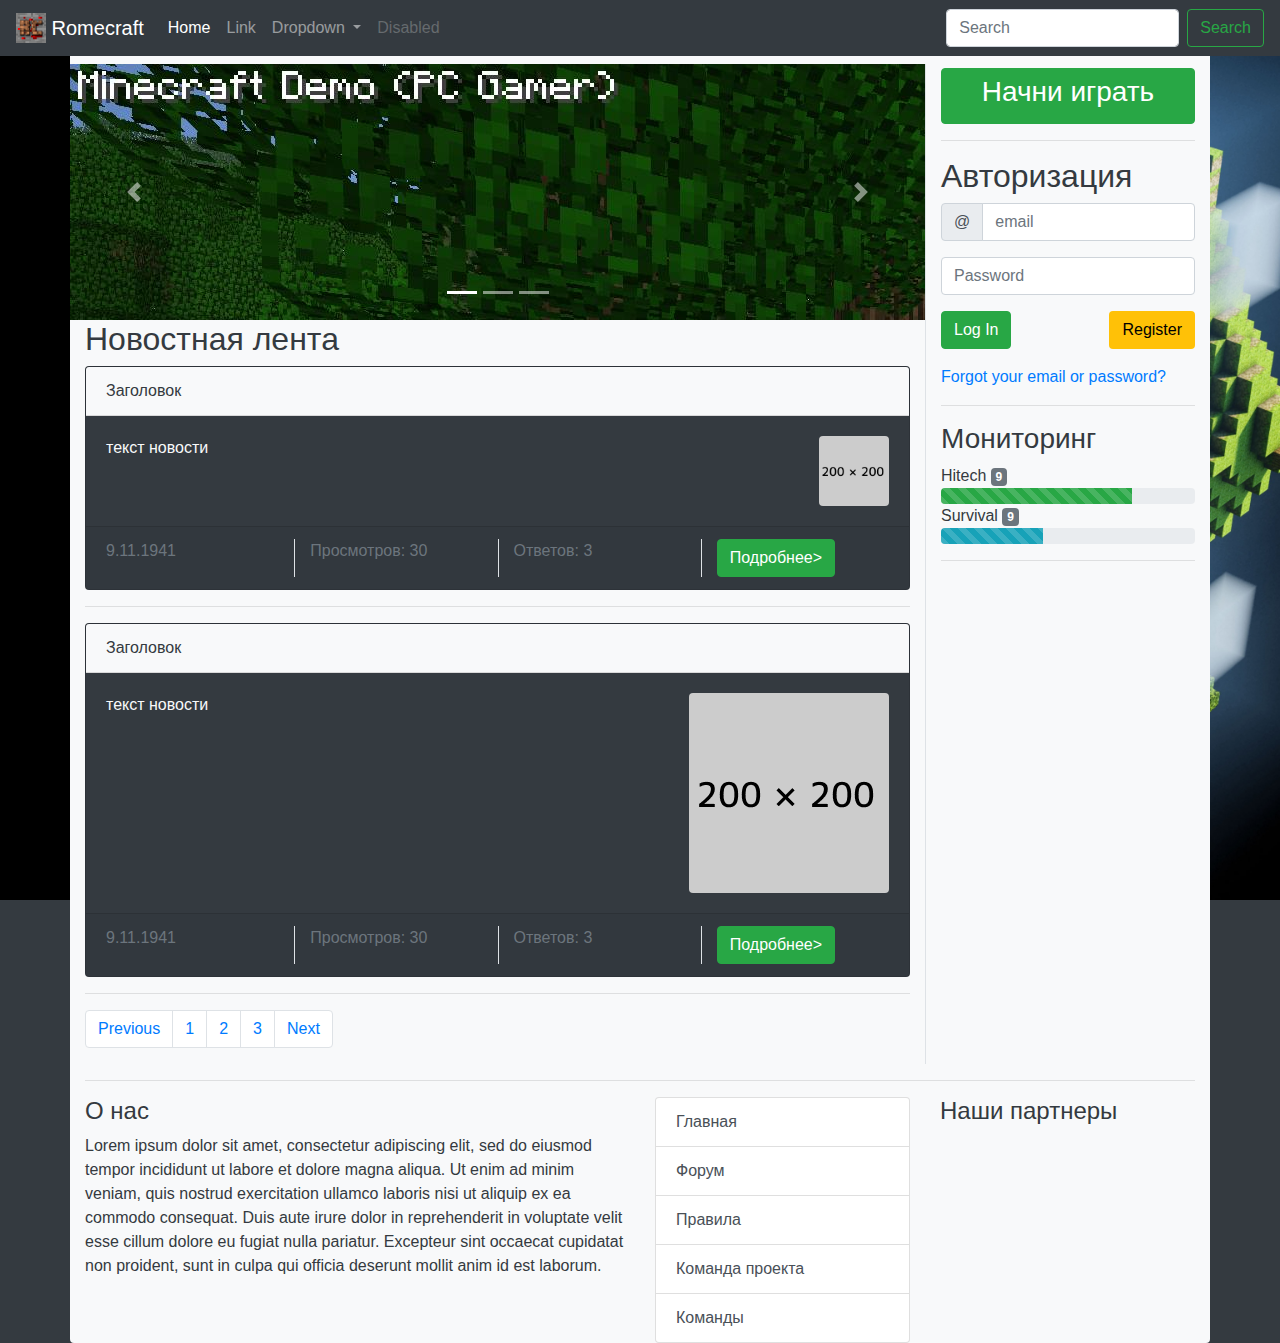
<file: index.html>
<!doctype html>
<html lang="ru">
   <head>
      <!-- Required meta tags -->
      <meta charset="utf-8">

      <!-- Bootstrap 4.0 CSS -->
      <link rel="stylesheet" href="css/bootstrap.min.css">
      <link rel="stylesheet" href="css/style.css">
      <title>Romecraft index</title>
   </head>
   <body class="bg-dark text-dark bg-img">
      <!-- навигация-->    
      <nav class="navbar navbar-expand-lg navbar-dark bg-dark fixed-top">
         <a class="navbar-brand" href="#"><img src="images/favicon.png" width="30" height="30" class="d-inline-block align-top" alt=""> Romecraft</a>
         <button class="navbar-toggler" type="button" data-toggle="collapse" data-target="#navbarSupportedContent" aria-controls="navbarSupportedContent" aria-expanded="false" aria-label="Toggle navigation">
         <span class="navbar-toggler-icon"></span>
         </button>
         <div class="collapse navbar-collapse" id="navbarSupportedContent">
            <ul class="navbar-nav mr-auto">
               <li class="nav-item active">
                  <a class="nav-link" href="#">Home <span class="sr-only">(current)</span></a>
               </li>
               <li class="nav-item">
                  <a class="nav-link" href="#">Link</a>
               </li>
               <li class="nav-item dropdown">
                  <a class="nav-link dropdown-toggle" href="#" id="navbarDropdown" role="button" data-toggle="dropdown" aria-haspopup="true" aria-expanded="false">
                  Dropdown
                  </a>
                  <div class="dropdown-menu" aria-labelledby="navbarDropdown">
                     <a class="dropdown-item" href="#">Action</a>
                     <a class="dropdown-item" href="#">Another action</a>
                     <div class="dropdown-divider"></div>
                     <a class="dropdown-item" href="#">Something else here</a>
                  </div>
               </li>
               <li class="nav-item">
                  <a class="nav-link disabled" href="#">Disabled</a>
               </li>
            </ul>
            <form class="form-inline my-2 my-lg-0">
               <input class="form-control mr-sm-2" type="search" placeholder="Search" aria-label="Search">
               <button class="btn btn-outline-success my-2 my-sm-0" type="submit">Search</button>
            </form>
         </div>
      </nav>
      <!-- навигация конец -->  
      <div class="container bg-light text-dark rounded-bottom mt-5 pt-3">
         <!--путь к новости    
            <nav aria-label="breadcrumb">
              <ol class="breadcrumb">
                <li class="breadcrumb-item"><a href="#">Home</a></li>
                <li class="breadcrumb-item"><a href="#">Library</a></li>
                <li class="breadcrumb-item active" aria-current="page">Data</li>
              </ol>
            </nav>--> 
         <div class="row">
            <!-- левый блок -->
            <div class="col-lg-9 col-md-8 col-sm-7 col-7">
               <!-- Карусель-->
               <div id="carouselExampleIndicators" class="carousel slide no_spaces " data-ride="carousel">
                  <ol class="carousel-indicators">
                     <li data-target="#carouselExampleIndicators" data-slide-to="0" class="active"></li>
                     <li data-target="#carouselExampleIndicators" data-slide-to="1"></li>
                     <li data-target="#carouselExampleIndicators" data-slide-to="2"></li>
                  </ol>
                  <div class="carousel-inner">
                     <div class="carousel-item active">
                        <img class="d-block" src="images/scr1.jpg" alt="First slide">
                     </div>
                     <div class="carousel-item">
                        <img class="d-block" src="images/scr2.png" alt="Second slide">
                     </div>
                     <div class="carousel-item">
                        <img class="d-block" src="images/scr3.png" alt="Third slide">
                     </div>
                  </div>
                  <a class="carousel-control-prev" href="#carouselExampleIndicators" role="button" data-slide="prev">
                  <span class="carousel-control-prev-icon" aria-hidden="true"></span>
                  <span class="sr-only">Previous</span>
                  </a>
                  <a class="carousel-control-next" href="#carouselExampleIndicators" role="button" data-slide="next">
                  <span class="carousel-control-next-icon" aria-hidden="true"></span>
                  <span class="sr-only">Next</span>
                  </a>
               </div>
               <!-- Карусель конец-->
               <!-- уведомления -->  
               <div class="alert alert-danger hidden mt-1 d-none" role="alert">
                  This is a danger alert—check it out!
               </div>
               <div class="alert alert-warning d-none" role="alert">
                  This is a warning alert—check it out!
               </div>
               <!-- уведомления конец --> 
               <h2>Новостная лента</h2>
               <div class="card bg-dark">
                  <div class="card-header bg-light ">
                     <a class="text-dark" href="">Заголовок</a>
                  </div>
                  <div class="card-body text-light">
                     <img src="images/dummy-200x200.png" class="rounded float-right" alt="..." height="70rem">
                     <p>текст новости</p>
                  </div>
                  <div class="card-footer text-muted">
                     <div class="row">
                        <div class="col-lg-3 col-md-3 col-sm-3 col-3">9.11.1941</div>
                        <div class="col-lg-3 col-md-3 col-sm-3 col-3 border-left">Просмотров: 30</div>
                        <div class="col-lg-3 col-md-3 col-sm-3 col-3 border-left">Ответов: 3</div>
                        <div class="col-lg-3 col-md-3 col-sm-3 col-3 border-left"><button type="button" class="btn btn-success" >Подробнее></button></div>
                     </div>
                  </div>
               </div>
               <hr class="divider">
               </hr>
               <div class="card bg-dark">
                  <div class="card-header bg-light ">
                     <a class="text-dark" href="">Заголовок</a>
                  </div>
                  <div class="card-body text-light">
                     <img src="images/dummy-200x200.png" class="rounded float-right" alt="...">
                     <p>текст новости</p>
                  </div>
                  <div class="card-footer text-muted">
                     <div class="row">
                        <div class="col-lg-3 col-md-3">9.11.1941</div>
                        <div class="col-lg-3 col-md-3 border-left">Просмотров: 30</div>
                        <div class="col-lg-3 col-md-3 border-left">Ответов: 3</div>
                        <div class="col-lg-3 col-md-3 border-left"><button type="button" class="btn btn-success" >Подробнее></button></div>
                     </div>
                  </div>
               </div>
               <hr class="divider">
               </hr>
               <!-- постраничная навигация -->
               <nav>
                  <ul class="pagination">
                     <li class="page-item"><a class="page-link" href="#">Previous</a></li>
                     <li class="page-item"><a class="page-link" href="#">1</a></li>
                     <li class="page-item"><a class="page-link" href="#">2</a></li>
                     <li class="page-item"><a class="page-link" href="#">3</a></li>
                     <li class="page-item"><a class="page-link" href="#">Next</a></li>
                  </ul>
               </nav>
            </div>
            <!-- Сайдбар -->
            <div class="col-lg-3 border-left col-md-4 col-sm-5 col-5">
               <button class="btn btn-success w-100 mt-1">
                  <h3>Начни играть</h3>
               </button>
               <hr class="divider">
               </hr>
               <!-- авторизация-->
               <div class="login">
                  <form method="post">
                     <h2>Авторизация</h2>
                     <div class="input-group mb-3">
                        <div class="input-group-prepend">
                           <span class="input-group-text" id="basic-addon1">@</span>
                        </div>
                        <input type="text" class="form-control" placeholder="email" aria-label="email" aria-describedby="basic-addon1">
                     </div>
                     <div class="form-group"><input class="form-control" type="password" name="password" placeholder="Password" /></div>
                     <div class="form-group"><button type="submit" class="btn btn-success">Log In</button> <button class="btn bg-warning float-right">Register</button></div>
                     <a href="#" class="forgot">Forgot your email or password?</a>
                  </form>
               </div>
               <hr class="divider">
               </hr>
               <!-- мониторинг-->
               <div class="monitoring">
                  <h3>Мониторинг</h3>
                  <div>Hitech <span class="badge badge-secondary">9</span></div>
                  <div class="progress">
                     <div class="progress-bar progress-bar-striped progress-bar-animated bg-success" role="progressbar" aria-valuenow="75" aria-valuemin="0" aria-valuemax="100" style="width: 75%"></div>
                  </div>
                  <div>Survival <span class="badge badge-secondary">9</span></div>
                  <div class="progress">
                     <div class="progress-bar progress-bar-striped progress-bar-animated bg-info" role="progressbar" aria-valuenow="75" aria-valuemin="0" aria-valuemax="100" style="width: 40%"></div>
                  </div>
               </div>
               <hr class="divider">
               </hr>
               <!-- мониторинг конец-->
               <div class="vk-group">
                  <script type="text/javascript" src="//vk.com/js/api/openapi.js?112"></script>
                  <div id="vk_groups"></div>
                  <script type="text/javascript">VK.Widgets.Group("vk_groups", {mode: 2, width: "230", height: "350", color1: '282828', color2: 'FFFFFF', color3: 'FFFCFC'}, 136590872);</script>  
               </div>
            </div>
         </div>
         <!-- подвал-->      
         <div class="footer w-100">
            <hr class="divider">
            </hr>
            <div class="row">
               <div class="col-lg-6">
                  <h4>О нас</h4>
                  <p>Lorem ipsum dolor sit amet, consectetur adipiscing elit, sed do eiusmod tempor incididunt ut labore et dolore magna aliqua. Ut enim ad minim veniam, quis nostrud exercitation ullamco laboris nisi ut aliquip ex ea commodo consequat. Duis aute irure dolor in reprehenderit in voluptate velit esse cillum dolore eu fugiat nulla pariatur. Excepteur sint occaecat cupidatat non proident, sunt in culpa qui officia deserunt mollit anim id est laborum.</p>
               </div>
               <div class="col-lg-3">
                  <div class="list-group">
                     <a href="#" class="list-group-item list-group-item-action">Главная</a>
                     <a href="#" class="list-group-item list-group-item-action">Форум</a>
                     <a href="#" class="list-group-item list-group-item-action">Правила</a>
                     <a href="#" class="list-group-item list-group-item-action">Команда проекта</a>
                     <a href="#" class="list-group-item list-group-item-action">Команды</a>
                  </div>
               </div>
               <div class="col-lg-3">
                  <h4>Наши партнеры</h4>
               </div>
            </div>
         </div>
      </div>
      <!-- Optional JavaScript -->
      <!-- jQuery first, then Popper.js, then Bootstrap JS -->
      <script src="js/jquery-3.2.1.slim.min.js"></script>
      <script src="js/popper.min.js"></script>
      <script src="js/bootstrap.min.js"></script>
   </body>
</html>
</file>
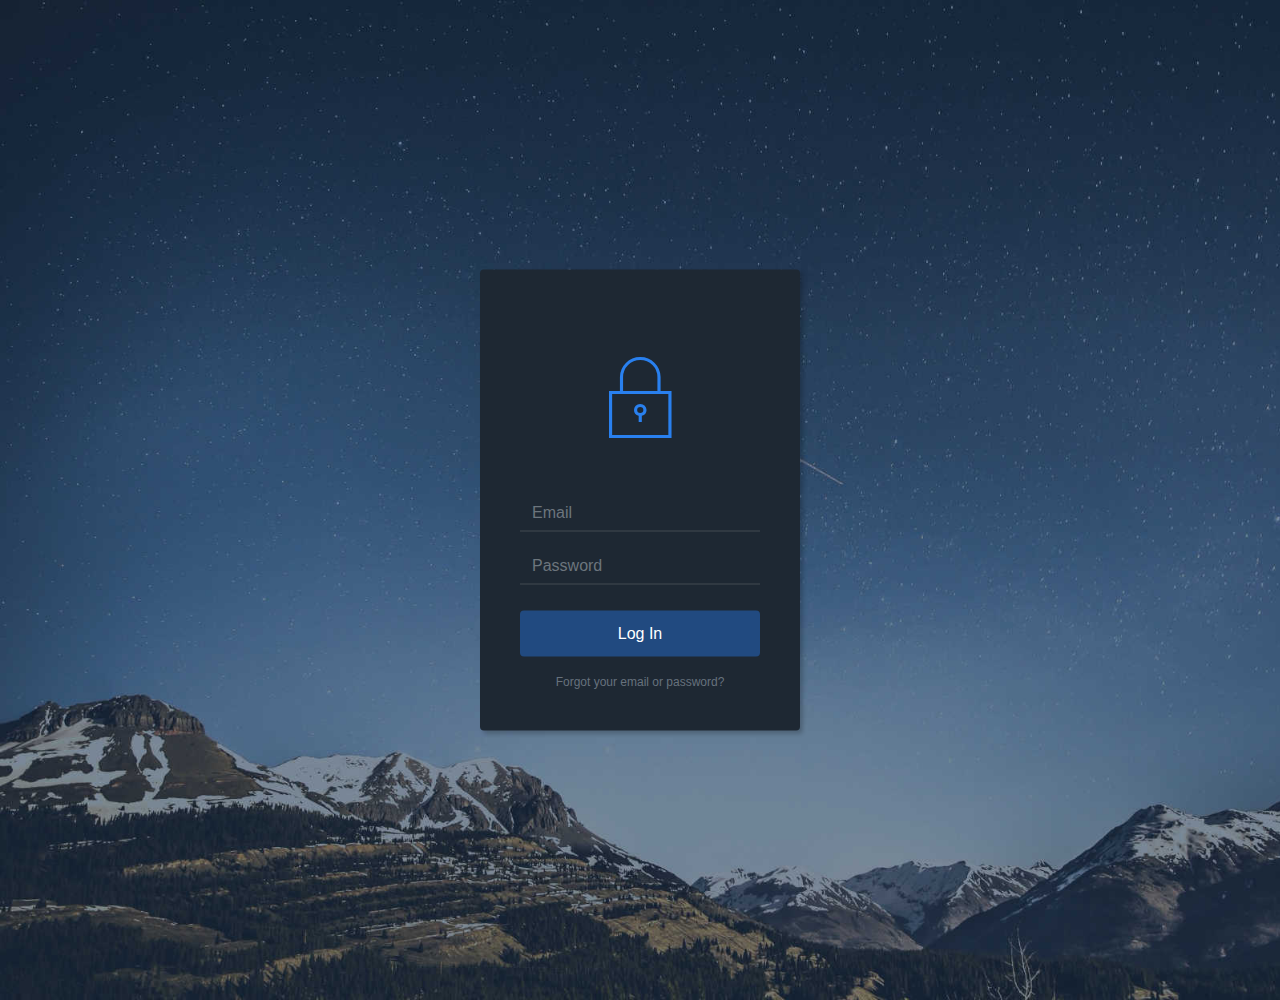
<file: index — копия.html>
<!doctype html>
<html lang="en">
  <head>
    <!-- Required meta tags -->
    <meta charset="utf-8">
    <meta name="viewport" content="width=device-width, initial-scale=1, shrink-to-fit=no">

    <!-- Bootstrap 4.0 CSS -->
    <link rel="stylesheet" href="css/bootstrap.min.css">
    <link rel="stylesheet" href="css/login.css">

    <title>Hello, world!</title>
  </head>
<div class="login-dark">
    <form method="post">
        <h2 class="sr-only">Login Form</h2>
        <div class="illustration"><i class="icon ion-ios-locked-outline"></i></div>
        <div class="form-group"><input class="form-control" type="email" name="email" placeholder="Email" /></div>
        <div class="form-group"><input class="form-control" type="password" name="password" placeholder="Password" /></div>
        <div class="form-group"><button class="btn btn-primary btn-block" type="submit">Log In</button></div><a href="#" class="forgot">Forgot your email or password?</a></form>
</div>


    <!-- Optional JavaScript -->
    <!-- jQuery first, then Popper.js, then Bootstrap JS -->
    <script src="https://code.jquery.com/jquery-3.2.1.slim.min.js" integrity="sha384-KJ3o2DKtIkvYIK3UENzmM7KCkRr/rE9/Qpg6aAZGJwFDMVNA/GpGFF93hXpG5KkN" crossorigin="anonymous"></script>
    <script src="https://cdnjs.cloudflare.com/ajax/libs/popper.js/1.12.9/umd/popper.min.js" integrity="sha384-ApNbgh9B+Y1QKtv3Rn7W3mgPxhU9K/ScQsAP7hUibX39j7fakFPskvXusvfa0b4Q" crossorigin="anonymous"></script>
    <script src="https://maxcdn.bootstrapcdn.com/bootstrap/4.0.0/js/bootstrap.min.js" integrity="sha384-JZR6Spejh4U02d8jOt6vLEHfe/JQGiRRSQQxSfFWpi1MquVdAyjUar5+76PVCmYl" crossorigin="anonymous"></script>
  </body>
</html>
</file>
<file: css/style.css>
body{
	/*padding-top: 2rem;*/
}
.bg-img{
	background-image: url(../images/bgc.jpg) !important;
	background-size: cover;
	background-repeat: no-repeat;
	background-attachment: fixed;
}

.container{
     min-width:960px !important;
}

.carousel-item {
  height: 16rem;
  background-color: #777;
}
.carousel-item > img {
  /*filter: opacity(.6) blur(3px);*/
	position: absolute;


}
.no_spaces{
	margin-right: -15px;
	margin-left: -15px;
	padding-left: 0px;
	padding-right: 0px;

}
pre{
    overflow:auto
}
code,kbd,pre,samp{
    font-family:monospace,monospace;
    font-size:1em
}
</file>
<file: css/login.css>
.login-dark {
    height: 1000px;
    background: #475d62 url(../images/login-bg.jpg);
    background-size: cover;
    position: relative;
}
.login-dark form {
    max-width: 320px;
    width: 90%;
    background-color: #1e2833;
    padding: 40px;
    border-radius: 4px;
    transform: translate(-50%, -50%);
    position: absolute;
    top: 50%;
    left: 50%;
    color: #fff;
    box-shadow: 3px 3px 4px rgba(0,0,0,0.2);
}
.login-dark .illustration {
    text-align: center;
    padding: 15px 0 20px;
    font-size: 100px;
    color: #2980ef;
}
.login-dark form .form-control {
    background: none;
    border: none;
    border-bottom: 1px solid #434a52;
    border-radius: 0;
    box-shadow: none;
    outline: none;
    color: inherit;
}
.login-dark form .btn-primary {
    background: #214a80;
    border: none;
    border-radius: 4px;
    padding: 11px;
    box-shadow: none;
    margin-top: 26px;
    text-shadow: none;
    outline: none;
}
.login-dark form .btn-primary:hover, .login-dark form .btn-primary:active {
    background: #214a80;
    outline: none;
}
.login-dark form .forgot {
    display: block;
    text-align: center;
    font-size: 12px;
    color: #6f7a85;
    opacity: 0.9;
    text-decoration: none;
}
.login-dark form .forgot:hover, .login-dark form .forgot:active {
    opacity: 1;
    text-decoration: none;
}
.login-dark form .btn-primary:active {
    transform: translateY(1px);
}


@charset "UTF-8";
/*! Ionicons, v2.0.1 Created by Ben Sperry for the Ionic Framework, http://ionicons.com/ https://twitter.com/benjsperry https://twitter.com/ionicframework MIT License: https://github.com/driftyco/ionicons Android-style icons originally built by Google’s Material Design Icons: https://github.com/google/material-design-icons used under CC BY http://creativecommons.org/licenses/by/4.0/ Modified icons to fit ionicon’s grid from original. */
@font-face{
    font-family:"Ionicons";
    src:url("../fonts/ionicons.eot");
    src:url("../fonts/ionicons.eot#iefix") format("embedded-opentype"),url("../fonts/ionicons.ttf") format("truetype"),url("../fonts/ionicons.woff") format("woff"),url("../fonts/ionicons.svg#Ionicons") format("svg");
    font-weight:normal;
    font-style:normal
}
.ion,.ionicons,.ion-alert:before,.ion-alert-circled:before,.ion-android-add:before,.ion-android-add-circle:before,.ion-android-alarm-clock:before,.ion-android-alert:before,.ion-android-apps:before,.ion-android-archive:before,.ion-android-arrow-back:before,.ion-android-arrow-down:before,.ion-android-arrow-dropdown:before,.ion-android-arrow-dropdown-circle:before,.ion-android-arrow-dropleft:before,.ion-android-arrow-dropleft-circle:before,.ion-android-arrow-dropright:before,.ion-android-arrow-dropright-circle:before,.ion-android-arrow-dropup:before,.ion-android-arrow-dropup-circle:before,.ion-android-arrow-forward:before,.ion-android-arrow-up:before,.ion-android-attach:before,.ion-android-bar:before,.ion-android-bicycle:before,.ion-android-boat:before,.ion-android-bookmark:before,.ion-android-bulb:before,.ion-android-bus:before,.ion-android-calendar:before,.ion-android-call:before,.ion-android-camera:before,.ion-android-cancel:before,.ion-android-car:before,.ion-android-cart:before,.ion-android-chat:before,.ion-android-checkbox:before,.ion-android-checkbox-blank:before,.ion-android-checkbox-outline:before,.ion-android-checkbox-outline-blank:before,.ion-android-checkmark-circle:before,.ion-android-clipboard:before,.ion-android-close:before,.ion-android-cloud:before,.ion-android-cloud-circle:before,.ion-android-cloud-done:before,.ion-android-cloud-outline:before,.ion-android-color-palette:before,.ion-android-compass:before,.ion-android-contact:before,.ion-android-contacts:before,.ion-android-contract:before,.ion-android-create:before,.ion-android-delete:before,.ion-android-desktop:before,.ion-android-document:before,.ion-android-done:before,.ion-android-done-all:before,.ion-android-download:before,.ion-android-drafts:before,.ion-android-exit:before,.ion-android-expand:before,.ion-android-favorite:before,.ion-android-favorite-outline:before,.ion-android-film:before,.ion-android-folder:before,.ion-android-folder-open:before,.ion-android-funnel:before,.ion-android-globe:before,.ion-android-hand:before,.ion-android-hangout:before,.ion-android-happy:before,.ion-android-home:before,.ion-android-image:before,.ion-android-laptop:before,.ion-android-list:before,.ion-android-locate:before,.ion-android-lock:before,.ion-android-mail:before,.ion-android-map:before,.ion-android-menu:before,.ion-android-microphone:before,.ion-android-microphone-off:before,.ion-android-more-horizontal:before,.ion-android-more-vertical:before,.ion-android-navigate:before,.ion-android-notifications:before,.ion-android-notifications-none:before,.ion-android-notifications-off:before,.ion-android-open:before,.ion-android-options:before,.ion-android-people:before,.ion-android-person:before,.ion-android-person-add:before,.ion-android-phone-landscape:before,.ion-android-phone-portrait:before,.ion-android-pin:before,.ion-android-plane:before,.ion-android-playstore:before,.ion-android-print:before,.ion-android-radio-button-off:before,.ion-android-radio-button-on:before,.ion-android-refresh:before,.ion-android-remove:before,.ion-android-remove-circle:before,.ion-android-restaurant:before,.ion-android-sad:before,.ion-android-search:before,.ion-android-send:before,.ion-android-settings:before,.ion-android-share:before,.ion-android-share-alt:before,.ion-android-star:before,.ion-android-star-half:before,.ion-android-star-outline:before,.ion-android-stopwatch:before,.ion-android-subway:before,.ion-android-sunny:before,.ion-android-sync:before,.ion-android-textsms:before,.ion-android-time:before,.ion-android-train:before,.ion-android-unlock:before,.ion-android-upload:before,.ion-android-volume-down:before,.ion-android-volume-mute:before,.ion-android-volume-off:before,.ion-android-volume-up:before,.ion-android-walk:before,.ion-android-warning:before,.ion-android-watch:before,.ion-android-wifi:before,.ion-aperture:before,.ion-archive:before,.ion-arrow-down-a:before,.ion-arrow-down-b:before,.ion-arrow-down-c:before,.ion-arrow-expand:before,.ion-arrow-graph-down-left:before,.ion-arrow-graph-down-right:before,.ion-arrow-graph-up-left:before,.ion-arrow-graph-up-right:before,.ion-arrow-left-a:before,.ion-arrow-left-b:before,.ion-arrow-left-c:before,.ion-arrow-move:before,.ion-arrow-resize:before,.ion-arrow-return-left:before,.ion-arrow-return-right:before,.ion-arrow-right-a:before,.ion-arrow-right-b:before,.ion-arrow-right-c:before,.ion-arrow-shrink:before,.ion-arrow-swap:before,.ion-arrow-up-a:before,.ion-arrow-up-b:before,.ion-arrow-up-c:before,.ion-asterisk:before,.ion-at:before,.ion-backspace:before,.ion-backspace-outline:before,.ion-bag:before,.ion-battery-charging:before,.ion-battery-empty:before,.ion-battery-full:before,.ion-battery-half:before,.ion-battery-low:before,.ion-beaker:before,.ion-beer:before,.ion-bluetooth:before,.ion-bonfire:before,.ion-bookmark:before,.ion-bowtie:before,.ion-briefcase:before,.ion-bug:before,.ion-calculator:before,.ion-calendar:before,.ion-camera:before,.ion-card:before,.ion-cash:before,.ion-chatbox:before,.ion-chatbox-working:before,.ion-chatboxes:before,.ion-chatbubble:before,.ion-chatbubble-working:before,.ion-chatbubbles:before,.ion-checkmark:before,.ion-checkmark-circled:before,.ion-checkmark-round:before,.ion-chevron-down:before,.ion-chevron-left:before,.ion-chevron-right:before,.ion-chevron-up:before,.ion-clipboard:before,.ion-clock:before,.ion-close:before,.ion-close-circled:before,.ion-close-round:before,.ion-closed-captioning:before,.ion-cloud:before,.ion-code:before,.ion-code-download:before,.ion-code-working:before,.ion-coffee:before,.ion-compass:before,.ion-compose:before,.ion-connection-bars:before,.ion-contrast:before,.ion-crop:before,.ion-cube:before,.ion-disc:before,.ion-document:before,.ion-document-text:before,.ion-drag:before,.ion-earth:before,.ion-easel:before,.ion-edit:before,.ion-egg:before,.ion-eject:before,.ion-email:before,.ion-email-unread:before,.ion-erlenmeyer-flask:before,.ion-erlenmeyer-flask-bubbles:before,.ion-eye:before,.ion-eye-disabled:before,.ion-female:before,.ion-filing:before,.ion-film-marker:before,.ion-fireball:before,.ion-flag:before,.ion-flame:before,.ion-flash:before,.ion-flash-off:before,.ion-folder:before,.ion-fork:before,.ion-fork-repo:before,.ion-forward:before,.ion-funnel:before,.ion-gear-a:before,.ion-gear-b:before,.ion-grid:before,.ion-hammer:before,.ion-happy:before,.ion-happy-outline:before,.ion-headphone:before,.ion-heart:before,.ion-heart-broken:before,.ion-help:before,.ion-help-buoy:before,.ion-help-circled:before,.ion-home:before,.ion-icecream:before,.ion-image:before,.ion-images:before,.ion-information:before,.ion-information-circled:before,.ion-ionic:before,.ion-ios-alarm:before,.ion-ios-alarm-outline:before,.ion-ios-albums:before,.ion-ios-albums-outline:before,.ion-ios-americanfootball:before,.ion-ios-americanfootball-outline:before,.ion-ios-analytics:before,.ion-ios-analytics-outline:before,.ion-ios-arrow-back:before,.ion-ios-arrow-down:before,.ion-ios-arrow-forward:before,.ion-ios-arrow-left:before,.ion-ios-arrow-right:before,.ion-ios-arrow-thin-down:before,.ion-ios-arrow-thin-left:before,.ion-ios-arrow-thin-right:before,.ion-ios-arrow-thin-up:before,.ion-ios-arrow-up:before,.ion-ios-at:before,.ion-ios-at-outline:before,.ion-ios-barcode:before,.ion-ios-barcode-outline:before,.ion-ios-baseball:before,.ion-ios-baseball-outline:before,.ion-ios-basketball:before,.ion-ios-basketball-outline:before,.ion-ios-bell:before,.ion-ios-bell-outline:before,.ion-ios-body:before,.ion-ios-body-outline:before,.ion-ios-bolt:before,.ion-ios-bolt-outline:before,.ion-ios-book:before,.ion-ios-book-outline:before,.ion-ios-bookmarks:before,.ion-ios-bookmarks-outline:before,.ion-ios-box:before,.ion-ios-box-outline:before,.ion-ios-briefcase:before,.ion-ios-briefcase-outline:before,.ion-ios-browsers:before,.ion-ios-browsers-outline:before,.ion-ios-calculator:before,.ion-ios-calculator-outline:before,.ion-ios-calendar:before,.ion-ios-calendar-outline:before,.ion-ios-camera:before,.ion-ios-camera-outline:before,.ion-ios-cart:before,.ion-ios-cart-outline:before,.ion-ios-chatboxes:before,.ion-ios-chatboxes-outline:before,.ion-ios-chatbubble:before,.ion-ios-chatbubble-outline:before,.ion-ios-checkmark:before,.ion-ios-checkmark-empty:before,.ion-ios-checkmark-outline:before,.ion-ios-circle-filled:before,.ion-ios-circle-outline:before,.ion-ios-clock:before,.ion-ios-clock-outline:before,.ion-ios-close:before,.ion-ios-close-empty:before,.ion-ios-close-outline:before,.ion-ios-cloud:before,.ion-ios-cloud-download:before,.ion-ios-cloud-download-outline:before,.ion-ios-cloud-outline:before,.ion-ios-cloud-upload:before,.ion-ios-cloud-upload-outline:before,.ion-ios-cloudy:before,.ion-ios-cloudy-night:before,.ion-ios-cloudy-night-outline:before,.ion-ios-cloudy-outline:before,.ion-ios-cog:before,.ion-ios-cog-outline:before,.ion-ios-color-filter:before,.ion-ios-color-filter-outline:before,.ion-ios-color-wand:before,.ion-ios-color-wand-outline:before,.ion-ios-compose:before,.ion-ios-compose-outline:before,.ion-ios-contact:before,.ion-ios-contact-outline:before,.ion-ios-copy:before,.ion-ios-copy-outline:before,.ion-ios-crop:before,.ion-ios-crop-strong:before,.ion-ios-download:before,.ion-ios-download-outline:before,.ion-ios-drag:before,.ion-ios-email:before,.ion-ios-email-outline:before,.ion-ios-eye:before,.ion-ios-eye-outline:before,.ion-ios-fastforward:before,.ion-ios-fastforward-outline:before,.ion-ios-filing:before,.ion-ios-filing-outline:before,.ion-ios-film:before,.ion-ios-film-outline:before,.ion-ios-flag:before,.ion-ios-flag-outline:before,.ion-ios-flame:before,.ion-ios-flame-outline:before,.ion-ios-flask:before,.ion-ios-flask-outline:before,.ion-ios-flower:before,.ion-ios-flower-outline:before,.ion-ios-folder:before,.ion-ios-folder-outline:before,.ion-ios-football:before,.ion-ios-football-outline:before,.ion-ios-game-controller-a:before,.ion-ios-game-controller-a-outline:before,.ion-ios-game-controller-b:before,.ion-ios-game-controller-b-outline:before,.ion-ios-gear:before,.ion-ios-gear-outline:before,.ion-ios-glasses:before,.ion-ios-glasses-outline:before,.ion-ios-grid-view:before,.ion-ios-grid-view-outline:before,.ion-ios-heart:before,.ion-ios-heart-outline:before,.ion-ios-help:before,.ion-ios-help-empty:before,.ion-ios-help-outline:before,.ion-ios-home:before,.ion-ios-home-outline:before,.ion-ios-infinite:before,.ion-ios-infinite-outline:before,.ion-ios-information:before,.ion-ios-information-empty:before,.ion-ios-information-outline:before,.ion-ios-ionic-outline:before,.ion-ios-keypad:before,.ion-ios-keypad-outline:before,.ion-ios-lightbulb:before,.ion-ios-lightbulb-outline:before,.ion-ios-list:before,.ion-ios-list-outline:before,.ion-ios-location:before,.ion-ios-location-outline:before,.ion-ios-locked:before,.ion-ios-locked-outline:before,.ion-ios-loop:before,.ion-ios-loop-strong:before,.ion-ios-medical:before,.ion-ios-medical-outline:before,.ion-ios-medkit:before,.ion-ios-medkit-outline:before,.ion-ios-mic:before,.ion-ios-mic-off:before,.ion-ios-mic-outline:before,.ion-ios-minus:before,.ion-ios-minus-empty:before,.ion-ios-minus-outline:before,.ion-ios-monitor:before,.ion-ios-monitor-outline:before,.ion-ios-moon:before,.ion-ios-moon-outline:before,.ion-ios-more:before,.ion-ios-more-outline:before,.ion-ios-musical-note:before,.ion-ios-musical-notes:before,.ion-ios-navigate:before,.ion-ios-navigate-outline:before,.ion-ios-nutrition:before,.ion-ios-nutrition-outline:before,.ion-ios-paper:before,.ion-ios-paper-outline:before,.ion-ios-paperplane:before,.ion-ios-paperplane-outline:before,.ion-ios-partlysunny:before,.ion-ios-partlysunny-outline:before,.ion-ios-pause:before,.ion-ios-pause-outline:before,.ion-ios-paw:before,.ion-ios-paw-outline:before,.ion-ios-people:before,.ion-ios-people-outline:before,.ion-ios-person:before,.ion-ios-person-outline:before,.ion-ios-personadd:before,.ion-ios-personadd-outline:before,.ion-ios-photos:before,.ion-ios-photos-outline:before,.ion-ios-pie:before,.ion-ios-pie-outline:before,.ion-ios-pint:before,.ion-ios-pint-outline:before,.ion-ios-play:before,.ion-ios-play-outline:before,.ion-ios-plus:before,.ion-ios-plus-empty:before,.ion-ios-plus-outline:before,.ion-ios-pricetag:before,.ion-ios-pricetag-outline:before,.ion-ios-pricetags:before,.ion-ios-pricetags-outline:before,.ion-ios-printer:before,.ion-ios-printer-outline:before,.ion-ios-pulse:before,.ion-ios-pulse-strong:before,.ion-ios-rainy:before,.ion-ios-rainy-outline:before,.ion-ios-recording:before,.ion-ios-recording-outline:before,.ion-ios-redo:before,.ion-ios-redo-outline:before,.ion-ios-refresh:before,.ion-ios-refresh-empty:before,.ion-ios-refresh-outline:before,.ion-ios-reload:before,.ion-ios-reverse-camera:before,.ion-ios-reverse-camera-outline:before,.ion-ios-rewind:before,.ion-ios-rewind-outline:before,.ion-ios-rose:before,.ion-ios-rose-outline:before,.ion-ios-search:before,.ion-ios-search-strong:before,.ion-ios-settings:before,.ion-ios-settings-strong:before,.ion-ios-shuffle:before,.ion-ios-shuffle-strong:before,.ion-ios-skipbackward:before,.ion-ios-skipbackward-outline:before,.ion-ios-skipforward:before,.ion-ios-skipforward-outline:before,.ion-ios-snowy:before,.ion-ios-speedometer:before,.ion-ios-speedometer-outline:before,.ion-ios-star:before,.ion-ios-star-half:before,.ion-ios-star-outline:before,.ion-ios-stopwatch:before,.ion-ios-stopwatch-outline:before,.ion-ios-sunny:before,.ion-ios-sunny-outline:before,.ion-ios-telephone:before,.ion-ios-telephone-outline:before,.ion-ios-tennisball:before,.ion-ios-tennisball-outline:before,.ion-ios-thunderstorm:before,.ion-ios-thunderstorm-outline:before,.ion-ios-time:before,.ion-ios-time-outline:before,.ion-ios-timer:before,.ion-ios-timer-outline:before,.ion-ios-toggle:before,.ion-ios-toggle-outline:before,.ion-ios-trash:before,.ion-ios-trash-outline:before,.ion-ios-undo:before,.ion-ios-undo-outline:before,.ion-ios-unlocked:before,.ion-ios-unlocked-outline:before,.ion-ios-upload:before,.ion-ios-upload-outline:before,.ion-ios-videocam:before,.ion-ios-videocam-outline:before,.ion-ios-volume-high:before,.ion-ios-volume-low:before,.ion-ios-wineglass:before,.ion-ios-wineglass-outline:before,.ion-ios-world:before,.ion-ios-world-outline:before,.ion-ipad:before,.ion-iphone:before,.ion-ipod:before,.ion-jet:before,.ion-key:before,.ion-knife:before,.ion-laptop:before,.ion-leaf:before,.ion-levels:before,.ion-lightbulb:before,.ion-link:before,.ion-load-a:before,.ion-load-b:before,.ion-load-c:before,.ion-load-d:before,.ion-location:before,.ion-lock-combination:before,.ion-locked:before,.ion-log-in:before,.ion-log-out:before,.ion-loop:before,.ion-magnet:before,.ion-male:before,.ion-man:before,.ion-map:before,.ion-medkit:before,.ion-merge:before,.ion-mic-a:before,.ion-mic-b:before,.ion-mic-c:before,.ion-minus:before,.ion-minus-circled:before,.ion-minus-round:before,.ion-model-s:before,.ion-monitor:before,.ion-more:before,.ion-mouse:before,.ion-music-note:before,.ion-navicon:before,.ion-navicon-round:before,.ion-navigate:before,.ion-network:before,.ion-no-smoking:before,.ion-nuclear:before,.ion-outlet:before,.ion-paintbrush:before,.ion-paintbucket:before,.ion-paper-airplane:before,.ion-paperclip:before,.ion-pause:before,.ion-person:before,.ion-person-add:before,.ion-person-stalker:before,.ion-pie-graph:before,.ion-pin:before,.ion-pinpoint:before,.ion-pizza:before,.ion-plane:before,.ion-planet:before,.ion-play:before,.ion-playstation:before,.ion-plus:before,.ion-plus-circled:before,.ion-plus-round:before,.ion-podium:before,.ion-pound:before,.ion-power:before,.ion-pricetag:before,.ion-pricetags:before,.ion-printer:before,.ion-pull-request:before,.ion-qr-scanner:before,.ion-quote:before,.ion-radio-waves:before,.ion-record:before,.ion-refresh:before,.ion-reply:before,.ion-reply-all:before,.ion-ribbon-a:before,.ion-ribbon-b:before,.ion-sad:before,.ion-sad-outline:before,.ion-scissors:before,.ion-search:before,.ion-settings:before,.ion-share:before,.ion-shuffle:before,.ion-skip-backward:before,.ion-skip-forward:before,.ion-social-android:before,.ion-social-android-outline:before,.ion-social-angular:before,.ion-social-angular-outline:before,.ion-social-apple:before,.ion-social-apple-outline:before,.ion-social-bitcoin:before,.ion-social-bitcoin-outline:before,.ion-social-buffer:before,.ion-social-buffer-outline:before,.ion-social-chrome:before,.ion-social-chrome-outline:before,.ion-social-codepen:before,.ion-social-codepen-outline:before,.ion-social-css3:before,.ion-social-css3-outline:before,.ion-social-designernews:before,.ion-social-designernews-outline:before,.ion-social-dribbble:before,.ion-social-dribbble-outline:before,.ion-social-dropbox:before,.ion-social-dropbox-outline:before,.ion-social-euro:before,.ion-social-euro-outline:before,.ion-social-facebook:before,.ion-social-facebook-outline:before,.ion-social-foursquare:before,.ion-social-foursquare-outline:before,.ion-social-freebsd-devil:before,.ion-social-github:before,.ion-social-github-outline:before,.ion-social-google:before,.ion-social-google-outline:before,.ion-social-googleplus:before,.ion-social-googleplus-outline:before,.ion-social-hackernews:before,.ion-social-hackernews-outline:before,.ion-social-html5:before,.ion-social-html5-outline:before,.ion-social-instagram:before,.ion-social-instagram-outline:before,.ion-social-javascript:before,.ion-social-javascript-outline:before,.ion-social-linkedin:before,.ion-social-linkedin-outline:before,.ion-social-markdown:before,.ion-social-nodejs:before,.ion-social-octocat:before,.ion-social-pinterest:before,.ion-social-pinterest-outline:before,.ion-social-python:before,.ion-social-reddit:before,.ion-social-reddit-outline:before,.ion-social-rss:before,.ion-social-rss-outline:before,.ion-social-sass:before,.ion-social-skype:before,.ion-social-skype-outline:before,.ion-social-snapchat:before,.ion-social-snapchat-outline:before,.ion-social-tumblr:before,.ion-social-tumblr-outline:before,.ion-social-tux:before,.ion-social-twitch:before,.ion-social-twitch-outline:before,.ion-social-twitter:before,.ion-social-twitter-outline:before,.ion-social-usd:before,.ion-social-usd-outline:before,.ion-social-vimeo:before,.ion-social-vimeo-outline:before,.ion-social-whatsapp:before,.ion-social-whatsapp-outline:before,.ion-social-windows:before,.ion-social-windows-outline:before,.ion-social-wordpress:before,.ion-social-wordpress-outline:before,.ion-social-yahoo:before,.ion-social-yahoo-outline:before,.ion-social-yen:before,.ion-social-yen-outline:before,.ion-social-youtube:before,.ion-social-youtube-outline:before,.ion-soup-can:before,.ion-soup-can-outline:before,.ion-speakerphone:before,.ion-speedometer:before,.ion-spoon:before,.ion-star:before,.ion-stats-bars:before,.ion-steam:before,.ion-stop:before,.ion-thermometer:before,.ion-thumbsdown:before,.ion-thumbsup:before,.ion-toggle:before,.ion-toggle-filled:before,.ion-transgender:before,.ion-trash-a:before,.ion-trash-b:before,.ion-trophy:before,.ion-tshirt:before,.ion-tshirt-outline:before,.ion-umbrella:before,.ion-university:before,.ion-unlocked:before,.ion-upload:before,.ion-usb:before,.ion-videocamera:before,.ion-volume-high:before,.ion-volume-low:before,.ion-volume-medium:before,.ion-volume-mute:before,.ion-wand:before,.ion-waterdrop:before,.ion-wifi:before,.ion-wineglass:before,.ion-woman:before,.ion-wrench:before,.ion-xbox:before{
    display:inline-block;
    font-family:"Ionicons";
    speak:none;
    font-style:normal;
    font-weight:normal;
    font-variant:normal;
    text-transform:none;
    text-rendering:auto;
    line-height:1;
    -webkit-font-smoothing:antialiased;
    -moz-osx-font-smoothing:grayscale
}
.ion-alert:before{
    content:"\f101"
}
.ion-alert-circled:before{
    content:"\f100"
}
.ion-android-add:before{
    content:"\f2c7"
}
.ion-android-add-circle:before{
    content:"\f359"
}
.ion-android-alarm-clock:before{
    content:"\f35a"
}
.ion-android-alert:before{
    content:"\f35b"
}
.ion-android-apps:before{
    content:"\f35c"
}
.ion-android-archive:before{
    content:"\f2c9"
}
.ion-android-arrow-back:before{
    content:"\f2ca"
}
.ion-android-arrow-down:before{
    content:"\f35d"
}
.ion-android-arrow-dropdown:before{
    content:"\f35f"
}
.ion-android-arrow-dropdown-circle:before{
    content:"\f35e"
}
.ion-android-arrow-dropleft:before{
    content:"\f361"
}
.ion-android-arrow-dropleft-circle:before{
    content:"\f360"
}
.ion-android-arrow-dropright:before{
    content:"\f363"
}
.ion-android-arrow-dropright-circle:before{
    content:"\f362"
}
.ion-android-arrow-dropup:before{
    content:"\f365"
}
.ion-android-arrow-dropup-circle:before{
    content:"\f364"
}
.ion-android-arrow-forward:before{
    content:"\f30f"
}
.ion-android-arrow-up:before{
    content:"\f366"
}
.ion-android-attach:before{
    content:"\f367"
}
.ion-android-bar:before{
    content:"\f368"
}
.ion-android-bicycle:before{
    content:"\f369"
}
.ion-android-boat:before{
    content:"\f36a"
}
.ion-android-bookmark:before{
    content:"\f36b"
}
.ion-android-bulb:before{
    content:"\f36c"
}
.ion-android-bus:before{
    content:"\f36d"
}
.ion-android-calendar:before{
    content:"\f2d1"
}
.ion-android-call:before{
    content:"\f2d2"
}
.ion-android-camera:before{
    content:"\f2d3"
}
.ion-android-cancel:before{
    content:"\f36e"
}
.ion-android-car:before{
    content:"\f36f"
}
.ion-android-cart:before{
    content:"\f370"
}
.ion-android-chat:before{
    content:"\f2d4"
}
.ion-android-checkbox:before{
    content:"\f374"
}
.ion-android-checkbox-blank:before{
    content:"\f371"
}
.ion-android-checkbox-outline:before{
    content:"\f373"
}
.ion-android-checkbox-outline-blank:before{
    content:"\f372"
}
.ion-android-checkmark-circle:before{
    content:"\f375"
}
.ion-android-clipboard:before{
    content:"\f376"
}
.ion-android-close:before{
    content:"\f2d7"
}
.ion-android-cloud:before{
    content:"\f37a"
}
.ion-android-cloud-circle:before{
    content:"\f377"
}
.ion-android-cloud-done:before{
    content:"\f378"
}
.ion-android-cloud-outline:before{
    content:"\f379"
}
.ion-android-color-palette:before{
    content:"\f37b"
}
.ion-android-compass:before{
    content:"\f37c"
}
.ion-android-contact:before{
    content:"\f2d8"
}
.ion-android-contacts:before{
    content:"\f2d9"
}
.ion-android-contract:before{
    content:"\f37d"
}
.ion-android-create:before{
    content:"\f37e"
}
.ion-android-delete:before{
    content:"\f37f"
}
.ion-android-desktop:before{
    content:"\f380"
}
.ion-android-document:before{
    content:"\f381"
}
.ion-android-done:before{
    content:"\f383"
}
.ion-android-done-all:before{
    content:"\f382"
}
.ion-android-download:before{
    content:"\f2dd"
}
.ion-android-drafts:before{
    content:"\f384"
}
.ion-android-exit:before{
    content:"\f385"
}
.ion-android-expand:before{
    content:"\f386"
}
.ion-android-favorite:before{
    content:"\f388"
}
.ion-android-favorite-outline:before{
    content:"\f387"
}
.ion-android-film:before{
    content:"\f389"
}
.ion-android-folder:before{
    content:"\f2e0"
}
.ion-android-folder-open:before{
    content:"\f38a"
}
.ion-android-funnel:before{
    content:"\f38b"
}
.ion-android-globe:before{
    content:"\f38c"
}
.ion-android-hand:before{
    content:"\f2e3"
}
.ion-android-hangout:before{
    content:"\f38d"
}
.ion-android-happy:before{
    content:"\f38e"
}
.ion-android-home:before{
    content:"\f38f"
}
.ion-android-image:before{
    content:"\f2e4"
}
.ion-android-laptop:before{
    content:"\f390"
}
.ion-android-list:before{
    content:"\f391"
}
.ion-android-locate:before{
    content:"\f2e9"
}
.ion-android-lock:before{
    content:"\f392"
}
.ion-android-mail:before{
    content:"\f2eb"
}
.ion-android-map:before{
    content:"\f393"
}
.ion-android-menu:before{
    content:"\f394"
}
.ion-android-microphone:before{
    content:"\f2ec"
}
.ion-android-microphone-off:before{
    content:"\f395"
}
.ion-android-more-horizontal:before{
    content:"\f396"
}
.ion-android-more-vertical:before{
    content:"\f397"
}
.ion-android-navigate:before{
    content:"\f398"
}
.ion-android-notifications:before{
    content:"\f39b"
}
.ion-android-notifications-none:before{
    content:"\f399"
}
.ion-android-notifications-off:before{
    content:"\f39a"
}
.ion-android-open:before{
    content:"\f39c"
}
.ion-android-options:before{
    content:"\f39d"
}
.ion-android-people:before{
    content:"\f39e"
}
.ion-android-person:before{
    content:"\f3a0"
}
.ion-android-person-add:before{
    content:"\f39f"
}
.ion-android-phone-landscape:before{
    content:"\f3a1"
}
.ion-android-phone-portrait:before{
    content:"\f3a2"
}
.ion-android-pin:before{
    content:"\f3a3"
}
.ion-android-plane:before{
    content:"\f3a4"
}
.ion-android-playstore:before{
    content:"\f2f0"
}
.ion-android-print:before{
    content:"\f3a5"
}
.ion-android-radio-button-off:before{
    content:"\f3a6"
}
.ion-android-radio-button-on:before{
    content:"\f3a7"
}
.ion-android-refresh:before{
    content:"\f3a8"
}
.ion-android-remove:before{
    content:"\f2f4"
}
.ion-android-remove-circle:before{
    content:"\f3a9"
}
.ion-android-restaurant:before{
    content:"\f3aa"
}
.ion-android-sad:before{
    content:"\f3ab"
}
.ion-android-search:before{
    content:"\f2f5"
}
.ion-android-send:before{
    content:"\f2f6"
}
.ion-android-settings:before{
    content:"\f2f7"
}
.ion-android-share:before{
    content:"\f2f8"
}
.ion-android-share-alt:before{
    content:"\f3ac"
}
.ion-android-star:before{
    content:"\f2fc"
}
.ion-android-star-half:before{
    content:"\f3ad"
}
.ion-android-star-outline:before{
    content:"\f3ae"
}
.ion-android-stopwatch:before{
    content:"\f2fd"
}
.ion-android-subway:before{
    content:"\f3af"
}
.ion-android-sunny:before{
    content:"\f3b0"
}
.ion-android-sync:before{
    content:"\f3b1"
}
.ion-android-textsms:before{
    content:"\f3b2"
}
.ion-android-time:before{
    content:"\f3b3"
}
.ion-android-train:before{
    content:"\f3b4"
}
.ion-android-unlock:before{
    content:"\f3b5"
}
.ion-android-upload:before{
    content:"\f3b6"
}
.ion-android-volume-down:before{
    content:"\f3b7"
}
.ion-android-volume-mute:before{
    content:"\f3b8"
}
.ion-android-volume-off:before{
    content:"\f3b9"
}
.ion-android-volume-up:before{
    content:"\f3ba"
}
.ion-android-walk:before{
    content:"\f3bb"
}
.ion-android-warning:before{
    content:"\f3bc"
}
.ion-android-watch:before{
    content:"\f3bd"
}
.ion-android-wifi:before{
    content:"\f305"
}
.ion-aperture:before{
    content:"\f313"
}
.ion-archive:before{
    content:"\f102"
}
.ion-arrow-down-a:before{
    content:"\f103"
}
.ion-arrow-down-b:before{
    content:"\f104"
}
.ion-arrow-down-c:before{
    content:"\f105"
}
.ion-arrow-expand:before{
    content:"\f25e"
}
.ion-arrow-graph-down-left:before{
    content:"\f25f"
}
.ion-arrow-graph-down-right:before{
    content:"\f260"
}
.ion-arrow-graph-up-left:before{
    content:"\f261"
}
.ion-arrow-graph-up-right:before{
    content:"\f262"
}
.ion-arrow-left-a:before{
    content:"\f106"
}
.ion-arrow-left-b:before{
    content:"\f107"
}
.ion-arrow-left-c:before{
    content:"\f108"
}
.ion-arrow-move:before{
    content:"\f263"
}
.ion-arrow-resize:before{
    content:"\f264"
}
.ion-arrow-return-left:before{
    content:"\f265"
}
.ion-arrow-return-right:before{
    content:"\f266"
}
.ion-arrow-right-a:before{
    content:"\f109"
}
.ion-arrow-right-b:before{
    content:"\f10a"
}
.ion-arrow-right-c:before{
    content:"\f10b"
}
.ion-arrow-shrink:before{
    content:"\f267"
}
.ion-arrow-swap:before{
    content:"\f268"
}
.ion-arrow-up-a:before{
    content:"\f10c"
}
.ion-arrow-up-b:before{
    content:"\f10d"
}
.ion-arrow-up-c:before{
    content:"\f10e"
}
.ion-asterisk:before{
    content:"\f314"
}
.ion-at:before{
    content:"\f10f"
}
.ion-backspace:before{
    content:"\f3bf"
}
.ion-backspace-outline:before{
    content:"\f3be"
}
.ion-bag:before{
    content:"\f110"
}
.ion-battery-charging:before{
    content:"\f111"
}
.ion-battery-empty:before{
    content:"\f112"
}
.ion-battery-full:before{
    content:"\f113"
}
.ion-battery-half:before{
    content:"\f114"
}
.ion-battery-low:before{
    content:"\f115"
}
.ion-beaker:before{
    content:"\f269"
}
.ion-beer:before{
    content:"\f26a"
}
.ion-bluetooth:before{
    content:"\f116"
}
.ion-bonfire:before{
    content:"\f315"
}
.ion-bookmark:before{
    content:"\f26b"
}
.ion-bowtie:before{
    content:"\f3c0"
}
.ion-briefcase:before{
    content:"\f26c"
}
.ion-bug:before{
    content:"\f2be"
}
.ion-calculator:before{
    content:"\f26d"
}
.ion-calendar:before{
    content:"\f117"
}
.ion-camera:before{
    content:"\f118"
}
.ion-card:before{
    content:"\f119"
}
.ion-cash:before{
    content:"\f316"
}
.ion-chatbox:before{
    content:"\f11b"
}
.ion-chatbox-working:before{
    content:"\f11a"
}
.ion-chatboxes:before{
    content:"\f11c"
}
.ion-chatbubble:before{
    content:"\f11e"
}
.ion-chatbubble-working:before{
    content:"\f11d"
}
.ion-chatbubbles:before{
    content:"\f11f"
}
.ion-checkmark:before{
    content:"\f122"
}
.ion-checkmark-circled:before{
    content:"\f120"
}
.ion-checkmark-round:before{
    content:"\f121"
}
.ion-chevron-down:before{
    content:"\f123"
}
.ion-chevron-left:before{
    content:"\f124"
}
.ion-chevron-right:before{
    content:"\f125"
}
.ion-chevron-up:before{
    content:"\f126"
}
.ion-clipboard:before{
    content:"\f127"
}
.ion-clock:before{
    content:"\f26e"
}
.ion-close:before{
    content:"\f12a"
}
.ion-close-circled:before{
    content:"\f128"
}
.ion-close-round:before{
    content:"\f129"
}
.ion-closed-captioning:before{
    content:"\f317"
}
.ion-cloud:before{
    content:"\f12b"
}
.ion-code:before{
    content:"\f271"
}
.ion-code-download:before{
    content:"\f26f"
}
.ion-code-working:before{
    content:"\f270"
}
.ion-coffee:before{
    content:"\f272"
}
.ion-compass:before{
    content:"\f273"
}
.ion-compose:before{
    content:"\f12c"
}
.ion-connection-bars:before{
    content:"\f274"
}
.ion-contrast:before{
    content:"\f275"
}
.ion-crop:before{
    content:"\f3c1"
}
.ion-cube:before{
    content:"\f318"
}
.ion-disc:before{
    content:"\f12d"
}
.ion-document:before{
    content:"\f12f"
}
.ion-document-text:before{
    content:"\f12e"
}
.ion-drag:before{
    content:"\f130"
}
.ion-earth:before{
    content:"\f276"
}
.ion-easel:before{
    content:"\f3c2"
}
.ion-edit:before{
    content:"\f2bf"
}
.ion-egg:before{
    content:"\f277"
}
.ion-eject:before{
    content:"\f131"
}
.ion-email:before{
    content:"\f132"
}
.ion-email-unread:before{
    content:"\f3c3"
}
.ion-erlenmeyer-flask:before{
    content:"\f3c5"
}
.ion-erlenmeyer-flask-bubbles:before{
    content:"\f3c4"
}
.ion-eye:before{
    content:"\f133"
}
.ion-eye-disabled:before{
    content:"\f306"
}
.ion-female:before{
    content:"\f278"
}
.ion-filing:before{
    content:"\f134"
}
.ion-film-marker:before{
    content:"\f135"
}
.ion-fireball:before{
    content:"\f319"
}
.ion-flag:before{
    content:"\f279"
}
.ion-flame:before{
    content:"\f31a"
}
.ion-flash:before{
    content:"\f137"
}
.ion-flash-off:before{
    content:"\f136"
}
.ion-folder:before{
    content:"\f139"
}
.ion-fork:before{
    content:"\f27a"
}
.ion-fork-repo:before{
    content:"\f2c0"
}
.ion-forward:before{
    content:"\f13a"
}
.ion-funnel:before{
    content:"\f31b"
}
.ion-gear-a:before{
    content:"\f13d"
}
.ion-gear-b:before{
    content:"\f13e"
}
.ion-grid:before{
    content:"\f13f"
}
.ion-hammer:before{
    content:"\f27b"
}
.ion-happy:before{
    content:"\f31c"
}
.ion-happy-outline:before{
    content:"\f3c6"
}
.ion-headphone:before{
    content:"\f140"
}
.ion-heart:before{
    content:"\f141"
}
.ion-heart-broken:before{
    content:"\f31d"
}
.ion-help:before{
    content:"\f143"
}
.ion-help-buoy:before{
    content:"\f27c"
}
.ion-help-circled:before{
    content:"\f142"
}
.ion-home:before{
    content:"\f144"
}
.ion-icecream:before{
    content:"\f27d"
}
.ion-image:before{
    content:"\f147"
}
.ion-images:before{
    content:"\f148"
}
.ion-information:before{
    content:"\f14a"
}
.ion-information-circled:before{
    content:"\f149"
}
.ion-ionic:before{
    content:"\f14b"
}
.ion-ios-alarm:before{
    content:"\f3c8"
}
.ion-ios-alarm-outline:before{
    content:"\f3c7"
}
.ion-ios-albums:before{
    content:"\f3ca"
}
.ion-ios-albums-outline:before{
    content:"\f3c9"
}
.ion-ios-americanfootball:before{
    content:"\f3cc"
}
.ion-ios-americanfootball-outline:before{
    content:"\f3cb"
}
.ion-ios-analytics:before{
    content:"\f3ce"
}
.ion-ios-analytics-outline:before{
    content:"\f3cd"
}
.ion-ios-arrow-back:before{
    content:"\f3cf"
}
.ion-ios-arrow-down:before{
    content:"\f3d0"
}
.ion-ios-arrow-forward:before{
    content:"\f3d1"
}
.ion-ios-arrow-left:before{
    content:"\f3d2"
}
.ion-ios-arrow-right:before{
    content:"\f3d3"
}
.ion-ios-arrow-thin-down:before{
    content:"\f3d4"
}
.ion-ios-arrow-thin-left:before{
    content:"\f3d5"
}
.ion-ios-arrow-thin-right:before{
    content:"\f3d6"
}
.ion-ios-arrow-thin-up:before{
    content:"\f3d7"
}
.ion-ios-arrow-up:before{
    content:"\f3d8"
}
.ion-ios-at:before{
    content:"\f3da"
}
.ion-ios-at-outline:before{
    content:"\f3d9"
}
.ion-ios-barcode:before{
    content:"\f3dc"
}
.ion-ios-barcode-outline:before{
    content:"\f3db"
}
.ion-ios-baseball:before{
    content:"\f3de"
}
.ion-ios-baseball-outline:before{
    content:"\f3dd"
}
.ion-ios-basketball:before{
    content:"\f3e0"
}
.ion-ios-basketball-outline:before{
    content:"\f3df"
}
.ion-ios-bell:before{
    content:"\f3e2"
}
.ion-ios-bell-outline:before{
    content:"\f3e1"
}
.ion-ios-body:before{
    content:"\f3e4"
}
.ion-ios-body-outline:before{
    content:"\f3e3"
}
.ion-ios-bolt:before{
    content:"\f3e6"
}
.ion-ios-bolt-outline:before{
    content:"\f3e5"
}
.ion-ios-book:before{
    content:"\f3e8"
}
.ion-ios-book-outline:before{
    content:"\f3e7"
}
.ion-ios-bookmarks:before{
    content:"\f3ea"
}
.ion-ios-bookmarks-outline:before{
    content:"\f3e9"
}
.ion-ios-box:before{
    content:"\f3ec"
}
.ion-ios-box-outline:before{
    content:"\f3eb"
}
.ion-ios-briefcase:before{
    content:"\f3ee"
}
.ion-ios-briefcase-outline:before{
    content:"\f3ed"
}
.ion-ios-browsers:before{
    content:"\f3f0"
}
.ion-ios-browsers-outline:before{
    content:"\f3ef"
}
.ion-ios-calculator:before{
    content:"\f3f2"
}
.ion-ios-calculator-outline:before{
    content:"\f3f1"
}
.ion-ios-calendar:before{
    content:"\f3f4"
}
.ion-ios-calendar-outline:before{
    content:"\f3f3"
}
.ion-ios-camera:before{
    content:"\f3f6"
}
.ion-ios-camera-outline:before{
    content:"\f3f5"
}
.ion-ios-cart:before{
    content:"\f3f8"
}
.ion-ios-cart-outline:before{
    content:"\f3f7"
}
.ion-ios-chatboxes:before{
    content:"\f3fa"
}
.ion-ios-chatboxes-outline:before{
    content:"\f3f9"
}
.ion-ios-chatbubble:before{
    content:"\f3fc"
}
.ion-ios-chatbubble-outline:before{
    content:"\f3fb"
}
.ion-ios-checkmark:before{
    content:"\f3ff"
}
.ion-ios-checkmark-empty:before{
    content:"\f3fd"
}
.ion-ios-checkmark-outline:before{
    content:"\f3fe"
}
.ion-ios-circle-filled:before{
    content:"\f400"
}
.ion-ios-circle-outline:before{
    content:"\f401"
}
.ion-ios-clock:before{
    content:"\f403"
}
.ion-ios-clock-outline:before{
    content:"\f402"
}
.ion-ios-close:before{
    content:"\f406"
}
.ion-ios-close-empty:before{
    content:"\f404"
}
.ion-ios-close-outline:before{
    content:"\f405"
}
.ion-ios-cloud:before{
    content:"\f40c"
}
.ion-ios-cloud-download:before{
    content:"\f408"
}
.ion-ios-cloud-download-outline:before{
    content:"\f407"
}
.ion-ios-cloud-outline:before{
    content:"\f409"
}
.ion-ios-cloud-upload:before{
    content:"\f40b"
}
.ion-ios-cloud-upload-outline:before{
    content:"\f40a"
}
.ion-ios-cloudy:before{
    content:"\f410"
}
.ion-ios-cloudy-night:before{
    content:"\f40e"
}
.ion-ios-cloudy-night-outline:before{
    content:"\f40d"
}
.ion-ios-cloudy-outline:before{
    content:"\f40f"
}
.ion-ios-cog:before{
    content:"\f412"
}
.ion-ios-cog-outline:before{
    content:"\f411"
}
.ion-ios-color-filter:before{
    content:"\f414"
}
.ion-ios-color-filter-outline:before{
    content:"\f413"
}
.ion-ios-color-wand:before{
    content:"\f416"
}
.ion-ios-color-wand-outline:before{
    content:"\f415"
}
.ion-ios-compose:before{
    content:"\f418"
}
.ion-ios-compose-outline:before{
    content:"\f417"
}
.ion-ios-contact:before{
    content:"\f41a"
}
.ion-ios-contact-outline:before{
    content:"\f419"
}
.ion-ios-copy:before{
    content:"\f41c"
}
.ion-ios-copy-outline:before{
    content:"\f41b"
}
.ion-ios-crop:before{
    content:"\f41e"
}
.ion-ios-crop-strong:before{
    content:"\f41d"
}
.ion-ios-download:before{
    content:"\f420"
}
.ion-ios-download-outline:before{
    content:"\f41f"
}
.ion-ios-drag:before{
    content:"\f421"
}
.ion-ios-email:before{
    content:"\f423"
}
.ion-ios-email-outline:before{
    content:"\f422"
}
.ion-ios-eye:before{
    content:"\f425"
}
.ion-ios-eye-outline:before{
    content:"\f424"
}
.ion-ios-fastforward:before{
    content:"\f427"
}
.ion-ios-fastforward-outline:before{
    content:"\f426"
}
.ion-ios-filing:before{
    content:"\f429"
}
.ion-ios-filing-outline:before{
    content:"\f428"
}
.ion-ios-film:before{
    content:"\f42b"
}
.ion-ios-film-outline:before{
    content:"\f42a"
}
.ion-ios-flag:before{
    content:"\f42d"
}
.ion-ios-flag-outline:before{
    content:"\f42c"
}
.ion-ios-flame:before{
    content:"\f42f"
}
.ion-ios-flame-outline:before{
    content:"\f42e"
}
.ion-ios-flask:before{
    content:"\f431"
}
.ion-ios-flask-outline:before{
    content:"\f430"
}
.ion-ios-flower:before{
    content:"\f433"
}
.ion-ios-flower-outline:before{
    content:"\f432"
}
.ion-ios-folder:before{
    content:"\f435"
}
.ion-ios-folder-outline:before{
    content:"\f434"
}
.ion-ios-football:before{
    content:"\f437"
}
.ion-ios-football-outline:before{
    content:"\f436"
}
.ion-ios-game-controller-a:before{
    content:"\f439"
}
.ion-ios-game-controller-a-outline:before{
    content:"\f438"
}
.ion-ios-game-controller-b:before{
    content:"\f43b"
}
.ion-ios-game-controller-b-outline:before{
    content:"\f43a"
}
.ion-ios-gear:before{
    content:"\f43d"
}
.ion-ios-gear-outline:before{
    content:"\f43c"
}
.ion-ios-glasses:before{
    content:"\f43f"
}
.ion-ios-glasses-outline:before{
    content:"\f43e"
}
.ion-ios-grid-view:before{
    content:"\f441"
}
.ion-ios-grid-view-outline:before{
    content:"\f440"
}
.ion-ios-heart:before{
    content:"\f443"
}
.ion-ios-heart-outline:before{
    content:"\f442"
}
.ion-ios-help:before{
    content:"\f446"
}
.ion-ios-help-empty:before{
    content:"\f444"
}
.ion-ios-help-outline:before{
    content:"\f445"
}
.ion-ios-home:before{
    content:"\f448"
}
.ion-ios-home-outline:before{
    content:"\f447"
}
.ion-ios-infinite:before{
    content:"\f44a"
}
.ion-ios-infinite-outline:before{
    content:"\f449"
}
.ion-ios-information:before{
    content:"\f44d"
}
.ion-ios-information-empty:before{
    content:"\f44b"
}
.ion-ios-information-outline:before{
    content:"\f44c"
}
.ion-ios-ionic-outline:before{
    content:"\f44e"
}
.ion-ios-keypad:before{
    content:"\f450"
}
.ion-ios-keypad-outline:before{
    content:"\f44f"
}
.ion-ios-lightbulb:before{
    content:"\f452"
}
.ion-ios-lightbulb-outline:before{
    content:"\f451"
}
.ion-ios-list:before{
    content:"\f454"
}
.ion-ios-list-outline:before{
    content:"\f453"
}
.ion-ios-location:before{
    content:"\f456"
}
.ion-ios-location-outline:before{
    content:"\f455"
}
.ion-ios-locked:before{
    content:"\f458"
}
.ion-ios-locked-outline:before{
    content:"\f457"
}
.ion-ios-loop:before{
    content:"\f45a"
}
.ion-ios-loop-strong:before{
    content:"\f459"
}
.ion-ios-medical:before{
    content:"\f45c"
}
.ion-ios-medical-outline:before{
    content:"\f45b"
}
.ion-ios-medkit:before{
    content:"\f45e"
}
.ion-ios-medkit-outline:before{
    content:"\f45d"
}
.ion-ios-mic:before{
    content:"\f461"
}
.ion-ios-mic-off:before{
    content:"\f45f"
}
.ion-ios-mic-outline:before{
    content:"\f460"
}
.ion-ios-minus:before{
    content:"\f464"
}
.ion-ios-minus-empty:before{
    content:"\f462"
}
.ion-ios-minus-outline:before{
    content:"\f463"
}
.ion-ios-monitor:before{
    content:"\f466"
}
.ion-ios-monitor-outline:before{
    content:"\f465"
}
.ion-ios-moon:before{
    content:"\f468"
}
.ion-ios-moon-outline:before{
    content:"\f467"
}
.ion-ios-more:before{
    content:"\f46a"
}
.ion-ios-more-outline:before{
    content:"\f469"
}
.ion-ios-musical-note:before{
    content:"\f46b"
}
.ion-ios-musical-notes:before{
    content:"\f46c"
}
.ion-ios-navigate:before{
    content:"\f46e"
}
.ion-ios-navigate-outline:before{
    content:"\f46d"
}
.ion-ios-nutrition:before{
    content:"\f470"
}
.ion-ios-nutrition-outline:before{
    content:"\f46f"
}
.ion-ios-paper:before{
    content:"\f472"
}
.ion-ios-paper-outline:before{
    content:"\f471"
}
.ion-ios-paperplane:before{
    content:"\f474"
}
.ion-ios-paperplane-outline:before{
    content:"\f473"
}
.ion-ios-partlysunny:before{
    content:"\f476"
}
.ion-ios-partlysunny-outline:before{
    content:"\f475"
}
.ion-ios-pause:before{
    content:"\f478"
}
.ion-ios-pause-outline:before{
    content:"\f477"
}
.ion-ios-paw:before{
    content:"\f47a"
}
.ion-ios-paw-outline:before{
    content:"\f479"
}
.ion-ios-people:before{
    content:"\f47c"
}
.ion-ios-people-outline:before{
    content:"\f47b"
}
.ion-ios-person:before{
    content:"\f47e"
}
.ion-ios-person-outline:before{
    content:"\f47d"
}
.ion-ios-personadd:before{
    content:"\f480"
}
.ion-ios-personadd-outline:before{
    content:"\f47f"
}
.ion-ios-photos:before{
    content:"\f482"
}
.ion-ios-photos-outline:before{
    content:"\f481"
}
.ion-ios-pie:before{
    content:"\f484"
}
.ion-ios-pie-outline:before{
    content:"\f483"
}
.ion-ios-pint:before{
    content:"\f486"
}
.ion-ios-pint-outline:before{
    content:"\f485"
}
.ion-ios-play:before{
    content:"\f488"
}
.ion-ios-play-outline:before{
    content:"\f487"
}
.ion-ios-plus:before{
    content:"\f48b"
}
.ion-ios-plus-empty:before{
    content:"\f489"
}
.ion-ios-plus-outline:before{
    content:"\f48a"
}
.ion-ios-pricetag:before{
    content:"\f48d"
}
.ion-ios-pricetag-outline:before{
    content:"\f48c"
}
.ion-ios-pricetags:before{
    content:"\f48f"
}
.ion-ios-pricetags-outline:before{
    content:"\f48e"
}
.ion-ios-printer:before{
    content:"\f491"
}
.ion-ios-printer-outline:before{
    content:"\f490"
}
.ion-ios-pulse:before{
    content:"\f493"
}
.ion-ios-pulse-strong:before{
    content:"\f492"
}
.ion-ios-rainy:before{
    content:"\f495"
}
.ion-ios-rainy-outline:before{
    content:"\f494"
}
.ion-ios-recording:before{
    content:"\f497"
}
.ion-ios-recording-outline:before{
    content:"\f496"
}
.ion-ios-redo:before{
    content:"\f499"
}
.ion-ios-redo-outline:before{
    content:"\f498"
}
.ion-ios-refresh:before{
    content:"\f49c"
}
.ion-ios-refresh-empty:before{
    content:"\f49a"
}
.ion-ios-refresh-outline:before{
    content:"\f49b"
}
.ion-ios-reload:before{
    content:"\f49d"
}
.ion-ios-reverse-camera:before{
    content:"\f49f"
}
.ion-ios-reverse-camera-outline:before{
    content:"\f49e"
}
.ion-ios-rewind:before{
    content:"\f4a1"
}
.ion-ios-rewind-outline:before{
    content:"\f4a0"
}
.ion-ios-rose:before{
    content:"\f4a3"
}
.ion-ios-rose-outline:before{
    content:"\f4a2"
}
.ion-ios-search:before{
    content:"\f4a5"
}
.ion-ios-search-strong:before{
    content:"\f4a4"
}
.ion-ios-settings:before{
    content:"\f4a7"
}
.ion-ios-settings-strong:before{
    content:"\f4a6"
}
.ion-ios-shuffle:before{
    content:"\f4a9"
}
.ion-ios-shuffle-strong:before{
    content:"\f4a8"
}
.ion-ios-skipbackward:before{
    content:"\f4ab"
}
.ion-ios-skipbackward-outline:before{
    content:"\f4aa"
}
.ion-ios-skipforward:before{
    content:"\f4ad"
}
.ion-ios-skipforward-outline:before{
    content:"\f4ac"
}
.ion-ios-snowy:before{
    content:"\f4ae"
}
.ion-ios-speedometer:before{
    content:"\f4b0"
}
.ion-ios-speedometer-outline:before{
    content:"\f4af"
}
.ion-ios-star:before{
    content:"\f4b3"
}
.ion-ios-star-half:before{
    content:"\f4b1"
}
.ion-ios-star-outline:before{
    content:"\f4b2"
}
.ion-ios-stopwatch:before{
    content:"\f4b5"
}
.ion-ios-stopwatch-outline:before{
    content:"\f4b4"
}
.ion-ios-sunny:before{
    content:"\f4b7"
}
.ion-ios-sunny-outline:before{
    content:"\f4b6"
}
.ion-ios-telephone:before{
    content:"\f4b9"
}
.ion-ios-telephone-outline:before{
    content:"\f4b8"
}
.ion-ios-tennisball:before{
    content:"\f4bb"
}
.ion-ios-tennisball-outline:before{
    content:"\f4ba"
}
.ion-ios-thunderstorm:before{
    content:"\f4bd"
}
.ion-ios-thunderstorm-outline:before{
    content:"\f4bc"
}
.ion-ios-time:before{
    content:"\f4bf"
}
.ion-ios-time-outline:before{
    content:"\f4be"
}
.ion-ios-timer:before{
    content:"\f4c1"
}
.ion-ios-timer-outline:before{
    content:"\f4c0"
}
.ion-ios-toggle:before{
    content:"\f4c3"
}
.ion-ios-toggle-outline:before{
    content:"\f4c2"
}
.ion-ios-trash:before{
    content:"\f4c5"
}
.ion-ios-trash-outline:before{
    content:"\f4c4"
}
.ion-ios-undo:before{
    content:"\f4c7"
}
.ion-ios-undo-outline:before{
    content:"\f4c6"
}
.ion-ios-unlocked:before{
    content:"\f4c9"
}
.ion-ios-unlocked-outline:before{
    content:"\f4c8"
}
.ion-ios-upload:before{
    content:"\f4cb"
}
.ion-ios-upload-outline:before{
    content:"\f4ca"
}
.ion-ios-videocam:before{
    content:"\f4cd"
}
.ion-ios-videocam-outline:before{
    content:"\f4cc"
}
.ion-ios-volume-high:before{
    content:"\f4ce"
}
.ion-ios-volume-low:before{
    content:"\f4cf"
}
.ion-ios-wineglass:before{
    content:"\f4d1"
}
.ion-ios-wineglass-outline:before{
    content:"\f4d0"
}
.ion-ios-world:before{
    content:"\f4d3"
}
.ion-ios-world-outline:before{
    content:"\f4d2"
}
.ion-ipad:before{
    content:"\f1f9"
}
.ion-iphone:before{
    content:"\f1fa"
}
.ion-ipod:before{
    content:"\f1fb"
}
.ion-jet:before{
    content:"\f295"
}
.ion-key:before{
    content:"\f296"
}
.ion-knife:before{
    content:"\f297"
}
.ion-laptop:before{
    content:"\f1fc"
}
.ion-leaf:before{
    content:"\f1fd"
}
.ion-levels:before{
    content:"\f298"
}
.ion-lightbulb:before{
    content:"\f299"
}
.ion-link:before{
    content:"\f1fe"
}
.ion-load-a:before{
    content:"\f29a"
}
.ion-load-b:before{
    content:"\f29b"
}
.ion-load-c:before{
    content:"\f29c"
}
.ion-load-d:before{
    content:"\f29d"
}
.ion-location:before{
    content:"\f1ff"
}
.ion-lock-combination:before{
    content:"\f4d4"
}
.ion-locked:before{
    content:"\f200"
}
.ion-log-in:before{
    content:"\f29e"
}
.ion-log-out:before{
    content:"\f29f"
}
.ion-loop:before{
    content:"\f201"
}
.ion-magnet:before{
    content:"\f2a0"
}
.ion-male:before{
    content:"\f2a1"
}
.ion-man:before{
    content:"\f202"
}
.ion-map:before{
    content:"\f203"
}
.ion-medkit:before{
    content:"\f2a2"
}
.ion-merge:before{
    content:"\f33f"
}
.ion-mic-a:before{
    content:"\f204"
}
.ion-mic-b:before{
    content:"\f205"
}
.ion-mic-c:before{
    content:"\f206"
}
.ion-minus:before{
    content:"\f209"
}
.ion-minus-circled:before{
    content:"\f207"
}
.ion-minus-round:before{
    content:"\f208"
}
.ion-model-s:before{
    content:"\f2c1"
}
.ion-monitor:before{
    content:"\f20a"
}
.ion-more:before{
    content:"\f20b"
}
.ion-mouse:before{
    content:"\f340"
}
.ion-music-note:before{
    content:"\f20c"
}
.ion-navicon:before{
    content:"\f20e"
}
.ion-navicon-round:before{
    content:"\f20d"
}
.ion-navigate:before{
    content:"\f2a3"
}
.ion-network:before{
    content:"\f341"
}
.ion-no-smoking:before{
    content:"\f2c2"
}
.ion-nuclear:before{
    content:"\f2a4"
}
.ion-outlet:before{
    content:"\f342"
}
.ion-paintbrush:before{
    content:"\f4d5"
}
.ion-paintbucket:before{
    content:"\f4d6"
}
.ion-paper-airplane:before{
    content:"\f2c3"
}
.ion-paperclip:before{
    content:"\f20f"
}
.ion-pause:before{
    content:"\f210"
}
.ion-person:before{
    content:"\f213"
}
.ion-person-add:before{
    content:"\f211"
}
.ion-person-stalker:before{
    content:"\f212"
}
.ion-pie-graph:before{
    content:"\f2a5"
}
.ion-pin:before{
    content:"\f2a6"
}
.ion-pinpoint:before{
    content:"\f2a7"
}
.ion-pizza:before{
    content:"\f2a8"
}
.ion-plane:before{
    content:"\f214"
}
.ion-planet:before{
    content:"\f343"
}
.ion-play:before{
    content:"\f215"
}
.ion-playstation:before{
    content:"\f30a"
}
.ion-plus:before{
    content:"\f218"
}
.ion-plus-circled:before{
    content:"\f216"
}
.ion-plus-round:before{
    content:"\f217"
}
.ion-podium:before{
    content:"\f344"
}
.ion-pound:before{
    content:"\f219"
}
.ion-power:before{
    content:"\f2a9"
}
.ion-pricetag:before{
    content:"\f2aa"
}
.ion-pricetags:before{
    content:"\f2ab"
}
.ion-printer:before{
    content:"\f21a"
}
.ion-pull-request:before{
    content:"\f345"
}
.ion-qr-scanner:before{
    content:"\f346"
}
.ion-quote:before{
    content:"\f347"
}
.ion-radio-waves:before{
    content:"\f2ac"
}
.ion-record:before{
    content:"\f21b"
}
.ion-refresh:before{
    content:"\f21c"
}
.ion-reply:before{
    content:"\f21e"
}
.ion-reply-all:before{
    content:"\f21d"
}
.ion-ribbon-a:before{
    content:"\f348"
}
.ion-ribbon-b:before{
    content:"\f349"
}
.ion-sad:before{
    content:"\f34a"
}
.ion-sad-outline:before{
    content:"\f4d7"
}
.ion-scissors:before{
    content:"\f34b"
}
.ion-search:before{
    content:"\f21f"
}
.ion-settings:before{
    content:"\f2ad"
}
.ion-share:before{
    content:"\f220"
}
.ion-shuffle:before{
    content:"\f221"
}
.ion-skip-backward:before{
    content:"\f222"
}
.ion-skip-forward:before{
    content:"\f223"
}
.ion-social-android:before{
    content:"\f225"
}
.ion-social-android-outline:before{
    content:"\f224"
}
.ion-social-angular:before{
    content:"\f4d9"
}
.ion-social-angular-outline:before{
    content:"\f4d8"
}
.ion-social-apple:before{
    content:"\f227"
}
.ion-social-apple-outline:before{
    content:"\f226"
}
.ion-social-bitcoin:before{
    content:"\f2af"
}
.ion-social-bitcoin-outline:before{
    content:"\f2ae"
}
.ion-social-buffer:before{
    content:"\f229"
}
.ion-social-buffer-outline:before{
    content:"\f228"
}
.ion-social-chrome:before{
    content:"\f4db"
}
.ion-social-chrome-outline:before{
    content:"\f4da"
}
.ion-social-codepen:before{
    content:"\f4dd"
}
.ion-social-codepen-outline:before{
    content:"\f4dc"
}
.ion-social-css3:before{
    content:"\f4df"
}
.ion-social-css3-outline:before{
    content:"\f4de"
}
.ion-social-designernews:before{
    content:"\f22b"
}
.ion-social-designernews-outline:before{
    content:"\f22a"
}
.ion-social-dribbble:before{
    content:"\f22d"
}
.ion-social-dribbble-outline:before{
    content:"\f22c"
}
.ion-social-dropbox:before{
    content:"\f22f"
}
.ion-social-dropbox-outline:before{
    content:"\f22e"
}
.ion-social-euro:before{
    content:"\f4e1"
}
.ion-social-euro-outline:before{
    content:"\f4e0"
}
.ion-social-facebook:before{
    content:"\f231"
}
.ion-social-facebook-outline:before{
    content:"\f230"
}
.ion-social-foursquare:before{
    content:"\f34d"
}
.ion-social-foursquare-outline:before{
    content:"\f34c"
}
.ion-social-freebsd-devil:before{
    content:"\f2c4"
}
.ion-social-github:before{
    content:"\f233"
}
.ion-social-github-outline:before{
    content:"\f232"
}
.ion-social-google:before{
    content:"\f34f"
}
.ion-social-google-outline:before{
    content:"\f34e"
}
.ion-social-googleplus:before{
    content:"\f235"
}
.ion-social-googleplus-outline:before{
    content:"\f234"
}
.ion-social-hackernews:before{
    content:"\f237"
}
.ion-social-hackernews-outline:before{
    content:"\f236"
}
.ion-social-html5:before{
    content:"\f4e3"
}
.ion-social-html5-outline:before{
    content:"\f4e2"
}
.ion-social-instagram:before{
    content:"\f351"
}
.ion-social-instagram-outline:before{
    content:"\f350"
}
.ion-social-javascript:before{
    content:"\f4e5"
}
.ion-social-javascript-outline:before{
    content:"\f4e4"
}
.ion-social-linkedin:before{
    content:"\f239"
}
.ion-social-linkedin-outline:before{
    content:"\f238"
}
.ion-social-markdown:before{
    content:"\f4e6"
}
.ion-social-nodejs:before{
    content:"\f4e7"
}
.ion-social-octocat:before{
    content:"\f4e8"
}
.ion-social-pinterest:before{
    content:"\f2b1"
}
.ion-social-pinterest-outline:before{
    content:"\f2b0"
}
.ion-social-python:before{
    content:"\f4e9"
}
.ion-social-reddit:before{
    content:"\f23b"
}
.ion-social-reddit-outline:before{
    content:"\f23a"
}
.ion-social-rss:before{
    content:"\f23d"
}
.ion-social-rss-outline:before{
    content:"\f23c"
}
.ion-social-sass:before{
    content:"\f4ea"
}
.ion-social-skype:before{
    content:"\f23f"
}
.ion-social-skype-outline:before{
    content:"\f23e"
}
.ion-social-snapchat:before{
    content:"\f4ec"
}
.ion-social-snapchat-outline:before{
    content:"\f4eb"
}
.ion-social-tumblr:before{
    content:"\f241"
}
.ion-social-tumblr-outline:before{
    content:"\f240"
}
.ion-social-tux:before{
    content:"\f2c5"
}
.ion-social-twitch:before{
    content:"\f4ee"
}
.ion-social-twitch-outline:before{
    content:"\f4ed"
}
.ion-social-twitter:before{
    content:"\f243"
}
.ion-social-twitter-outline:before{
    content:"\f242"
}
.ion-social-usd:before{
    content:"\f353"
}
.ion-social-usd-outline:before{
    content:"\f352"
}
.ion-social-vimeo:before{
    content:"\f245"
}
.ion-social-vimeo-outline:before{
    content:"\f244"
}
.ion-social-whatsapp:before{
    content:"\f4f0"
}
.ion-social-whatsapp-outline:before{
    content:"\f4ef"
}
.ion-social-windows:before{
    content:"\f247"
}
.ion-social-windows-outline:before{
    content:"\f246"
}
.ion-social-wordpress:before{
    content:"\f249"
}
.ion-social-wordpress-outline:before{
    content:"\f248"
}
.ion-social-yahoo:before{
    content:"\f24b"
}
.ion-social-yahoo-outline:before{
    content:"\f24a"
}
.ion-social-yen:before{
    content:"\f4f2"
}
.ion-social-yen-outline:before{
    content:"\f4f1"
}
.ion-social-youtube:before{
    content:"\f24d"
}
.ion-social-youtube-outline:before{
    content:"\f24c"
}
.ion-soup-can:before{
    content:"\f4f4"
}
.ion-soup-can-outline:before{
    content:"\f4f3"
}
.ion-speakerphone:before{
    content:"\f2b2"
}
.ion-speedometer:before{
    content:"\f2b3"
}
.ion-spoon:before{
    content:"\f2b4"
}
.ion-star:before{
    content:"\f24e"
}
.ion-stats-bars:before{
    content:"\f2b5"
}
.ion-steam:before{
    content:"\f30b"
}
.ion-stop:before{
    content:"\f24f"
}
.ion-thermometer:before{
    content:"\f2b6"
}
.ion-thumbsdown:before{
    content:"\f250"
}
.ion-thumbsup:before{
    content:"\f251"
}
.ion-toggle:before{
    content:"\f355"
}
.ion-toggle-filled:before{
    content:"\f354"
}
.ion-transgender:before{
    content:"\f4f5"
}
.ion-trash-a:before{
    content:"\f252"
}
.ion-trash-b:before{
    content:"\f253"
}
.ion-trophy:before{
    content:"\f356"
}
.ion-tshirt:before{
    content:"\f4f7"
}
.ion-tshirt-outline:before{
    content:"\f4f6"
}
.ion-umbrella:before{
    content:"\f2b7"
}
.ion-university:before{
    content:"\f357"
}
.ion-unlocked:before{
    content:"\f254"
}
.ion-upload:before{
    content:"\f255"
}
.ion-usb:before{
    content:"\f2b8"
}
.ion-videocamera:before{
    content:"\f256"
}
.ion-volume-high:before{
    content:"\f257"
}
.ion-volume-low:before{
    content:"\f258"
}
.ion-volume-medium:before{
    content:"\f259"
}
.ion-volume-mute:before{
    content:"\f25a"
}
.ion-wand:before{
    content:"\f358"
}
.ion-waterdrop:before{
    content:"\f25b"
}
.ion-wifi:before{
    content:"\f25c"
}
.ion-wineglass:before{
    content:"\f2b9"
}
.ion-woman:before{
    content:"\f25d"
}
.ion-wrench:before{
    content:"\f2ba"
}
.ion-xbox:before{
    content:"\f30c"
}
</file>
